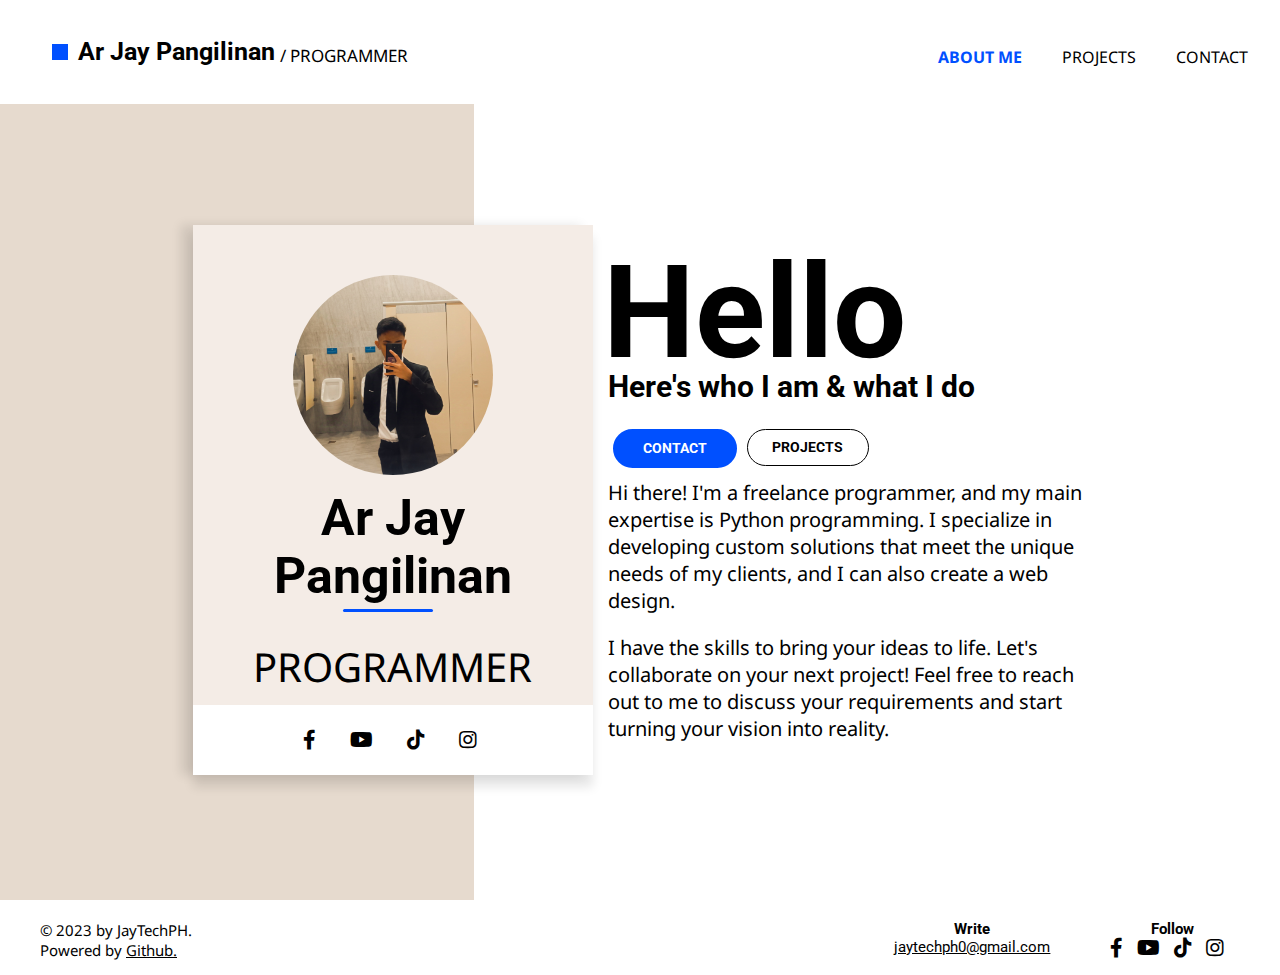
<file: about.html>
<!DOCTYPE html>
<html lang="en">

<head>
    <meta charset="UTF-8">
    <meta name="viewport" content="width=device-width">
    <meta name="description" content="JayTechPH | Portfolio">
    <meta name="keywords" content="JayTechPH, JayTechPH portfolio, portfolio developer, developer ">
    <meta name="author" content="JayTechPH">
    <link rel="shortcut icon" href="assets/img/icon.png" type="image/x-icon">
    <title>JayTechPH | About</title>
    <link rel="stylesheet" href="https://fonts.googleapis.com/css2?family=Noto+Sans:wght@300&display=swap">
    <link rel="stylesheet" href="https://fonts.googleapis.com/css2?family=Roboto&display=swap">
    <link rel="stylesheet" href="https://cdnjs.cloudflare.com/ajax/libs/font-awesome/5.15.3/css/all.min.css">
    <link rel="stylesheet" href="assets/css/style.css">
</head>

<body>
    <header>
        <div class="container">
            <div class="square"></div>
            <h1 class="name">Ar Jay Pangilinan</h1>
            <p class="designation-m">PROGRAMMER</p>
            <p class="designation">/ PROGRAMMER</p>
            <nav>
                <div class="overlay" id="overlay">
                    <div class="items">
                        <li class="current navbar"><a href="about">about me<br><br></a></li>
                        <li><a href="https://github.com/JayTechPH" target="_blank">projects<br><br></a></li>
                        <li><a href="contact">contact<br><br></a></li>
                    </div>
                </div>
                <ul class="navbar-item">
                    <li class="current navbar"><a href="about">about me</a></li>
                    <li><a href="https://github.com/JayTechPH" target="_blank">projects</a></li>
                    <li><a href="contact">contact</a></li>
                </ul>
                <div class="navbutton">
                    <div class="navbar-button" onclick="toggleNavbar(this)">
                        <div class="bar1"></div>
                        <div class="bar2"></div>
                        <div class="bar3"></div>
                    </div>
                </div>
            </nav>
        </div>
    </header>
    <section id="showcase1">
        <div class="background"></div>
        <div class="set-1">
            <div class="card-container">
                <div class="card card-1">
                    <div class="image-frame">
                        <img src="assets/img/profile.jpg">
                    </div>
                    <div class="card-name">
                        <h1>
                            Ar Jay<br>
                            Pangilinan
                        </h1>
                    </div>

                    <div class="line">
                        <p class="card-designation">PROGRAMMER</p>
                    </div>
                    <ul class="button-container-card">
                        <li class="buttoncard-1">
                            <a class="button-text" href="https://github.com/JayTechPH" target="_blank">projects</a>
                        </li>
                        <li class="buttoncard-2">
                            <a class="button-text" href="contact.html">contact</a>
                        </li>
                    </ul>
                </div>
                <div class="card card-2">
                    <div class="icon">
                        <a href="https://www.facebook.com/arjay.pangilinan.165" target="_blank">
                            <i class="fab fa-facebook-f card-icon"></i>
                        </a>
                        <a href="https://www.youtube.com/channel/UCTLdwwiagrI8-ESzGAO5e4A" target="_blank">
                            <i class="fab fa-youtube card-icon"></i>
                        </a>
                        <a href="https://www.tiktok.com/@arjaypangilinan14" target="_blank">
                            <i class="fab fa-tiktok card-icon"></i>
                        </a>
                        <a href="https://www.instagram.com/arjay.pangilinan.165/" target="_blank">
                            <i class="fab fa-instagram card-icon"></i>
                        </a>
                    </div>
                </div>
            </div>

        </div>
        <div class="set-2">
            <div class="text-container">
                <h2>Hello</h2>
                <h1>Here's who I am & what I do</h1>
            </div>
            <ul class="button-container">
                <li class="button-1">
                    <a class="button-text" href="contact.html">contact</a>
                </li>
                <li class="button-2">
                    <a class="button-text" href="https://github.com/JayTechPH" target="_blank">projects</a>
                </li>
            </ul>
            <div class="about">
                <p>
                    Hi there! I'm a freelance programmer, and my main expertise is Python programming. I specialize
                    in developing custom solutions that meet the unique needs of my clients, and I can also create a
                    web design.
                </p>
                <p>
                    I have the skills to bring your ideas to life.
                    Let's collaborate on your next project! Feel free
                    to reach out to me to discuss your requirements
                    and start turning your vision into reality.
                </p>
            </div>

        </div>
    </section>
    <footer>
        <ul class="follow">
            <li class="label">Follow</li>
            <li>
                <a href="https://www.facebook.com/arjay.pangilinan.165" target="_blank">
                    <i class="fab fa-facebook-f social-icon"></i>
                </a>
                <a href="https://www.youtube.com/channel/UCTLdwwiagrI8-ESzGAO5e4A" target="_blank">
                    <i class="fab fa-youtube social-icon"></i>
                </a>
                <a href="https://www.tiktok.com/@arjaypangilinan14" target="_blank">
                    <i class="fab fa-tiktok social-icon"></i>
                </a>
                <a href="https://www.instagram.com/arjay.pangilinan.165/" target="_blank">
                    <i class="fab fa-instagram social-icon"></i>
                </a>
            </li>
        </ul>
        <ul class="write">
            <li class="label">Write</li>
            <li><a href="mailto:jaytechph0@gmail.com?body=" target="_blank">jaytechph0@gmail.com</a></li>
        </ul>
        <ul class="copyright">
            <li>&copy; 2023 by JayTechPH.</li>
            <li>Powered by <a href="https://github.com/JayTechPH" target="_blank">Github.</a></li>
        </ul>
    </footer>
</body>

<script>
    var activeNavbar = false;

    function toggleNavbar(x) {
        activeNavbar = !activeNavbar;
        x.classList.toggle("change");
        var overlay = document.getElementById("overlay");
        var navbaritem = document.getElementById("navbar-item");

        if (activeNavbar) {
            overlay.style.opacity = 1;
            overlay.style.visibility = 'visible';
            document.body.style.overflow = "hidden";
            console.log("Navbar is active.");
        } else {
            overlay.style.opacity = 0;
            setTimeout(function () {
                overlay.style.visibility = 'hidden';
            }, 500);
            document.body.style.overflow = "";
            console.log("Navbar is inactive.");
        }
    }
</script>

</html>
</file>
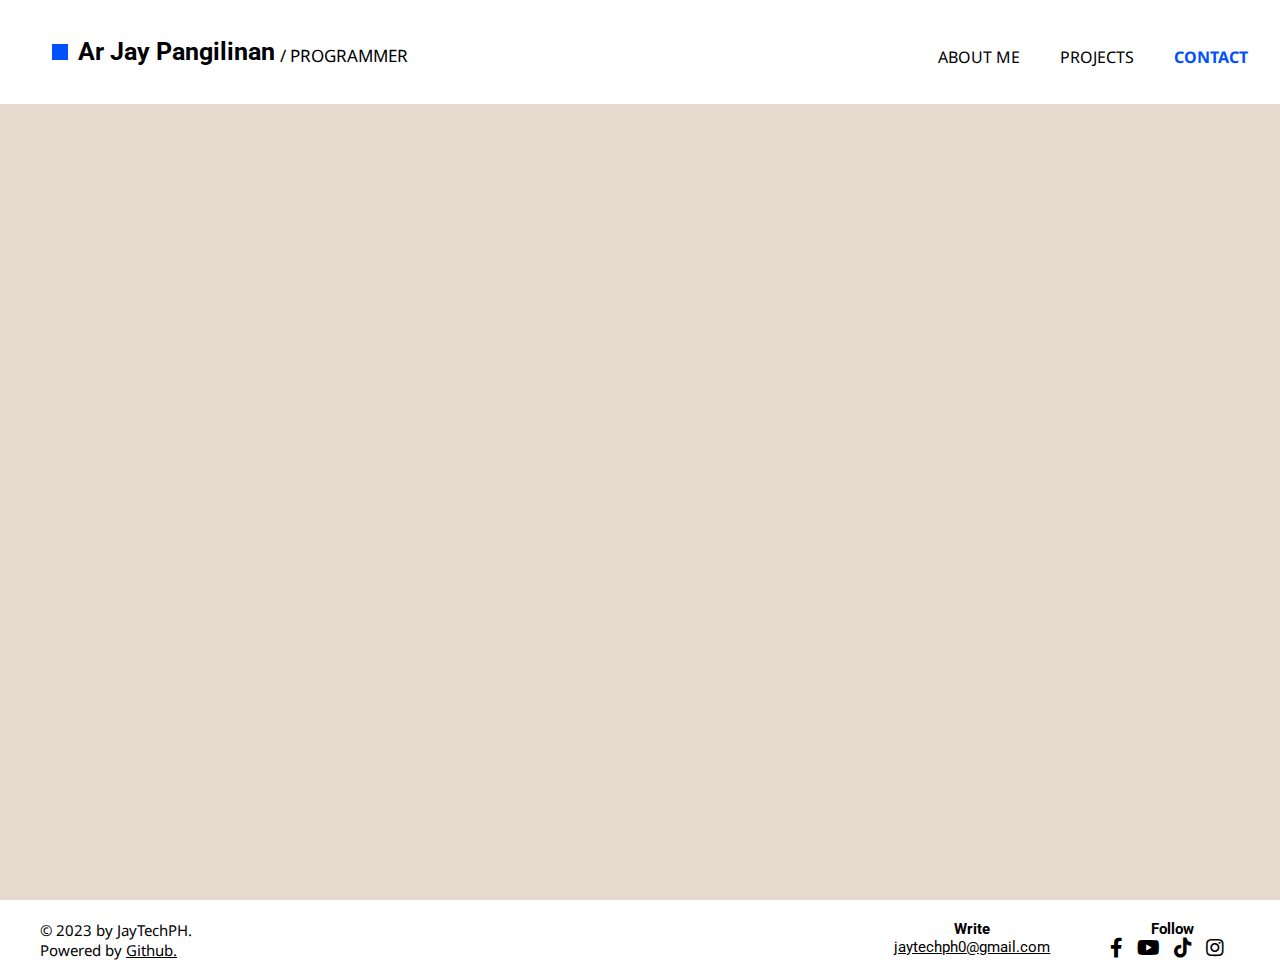
<file: contact.html>
<!DOCTYPE html>
<html lang="en">

<head>
    <meta charset="UTF-8">
    <meta name="viewport" content="width=device-width">
    <meta name="description" content="JayTechPH | Portfolio">
    <meta name="keywords" content="JayTechPH, JayTechPH portfolio, portfolio developer, developer ">
    <meta name="author" content="JayTechPH">
    <link rel="shortcut icon" href="assets/img/icon.png" type="image/x-icon">
    <title>JayTechPH | Contact</title>
    <link rel="stylesheet" href="https://fonts.googleapis.com/css2?family=Noto+Sans:wght@300&display=swap">
    <link rel="stylesheet" href="https://fonts.googleapis.com/css2?family=Roboto&display=swap">
    <link rel="stylesheet" href="https://cdnjs.cloudflare.com/ajax/libs/font-awesome/5.15.3/css/all.min.css">
    <link rel="stylesheet" href="assets/css/style.css">
</head>

<body>
    <header>
        <div class="container">
            <div class="square"></div>
            <h1 class="name">Ar Jay Pangilinan</h1>
            <p class="designation-m">PROGRAMMER</p>
            <p class="designation">/ PROGRAMMER</p>
            <nav>
                <div class="overlay" id="overlay">
                    <div class="items">
                        <li><a href="about">about me<br><br></a></li>
                        <li><a href="https://github.com/JayTechPH" target="_blank">projects<br><br></a></li>
                        <li  class="current navbar"><a href="contact">contact<br><br></a></li>
                    </div>
                </div>
                <ul class="navbar-item">
                    <li><a href="about">about me</a></li>
                    <li><a href="https://github.com/JayTechPH" target="_blank">projects</a></li>
                    <li class="current navbar"><a href="contact">contact</a></li>
                </ul>
                <div class="navbutton">
                    <div class="navbar-button" onclick="toggleNavbar(this)">
                        <div class="bar1"></div>
                        <div class="bar2"></div>
                        <div class="bar3"></div>
                    </div>
                </div>
            </nav>
        </div>
    </header>

    <section id="showcase2">

    </section>
    <footer>
        <ul class="follow">
            <li class="label">Follow</li>
            <li>
                <a href="https://www.facebook.com/arjay.pangilinan.165" target="_blank">
                    <i class="fab fa-facebook-f social-icon"></i>
                </a>
                <a href="https://www.youtube.com/channel/UCTLdwwiagrI8-ESzGAO5e4A" target="_blank">
                    <i class="fab fa-youtube social-icon"></i>
                </a>
                <a href="https://www.tiktok.com/@arjaypangilinan14" target="_blank">
                    <i class="fab fa-tiktok social-icon"></i>
                </a>
                <a href="https://www.instagram.com/arjay.pangilinan.165/" target="_blank">
                    <i class="fab fa-instagram social-icon"></i>
                </a>
            </li>
        </ul>
        <ul class="write">
            <li class="label">Write</li>
            <li><a href="mailto:jaytechph0@gmail.com?body=" target="_blank">jaytechph0@gmail.com</a></li>
        </ul>
        <ul class="copyright">
            <li>&copy; 2023 by JayTechPH.</li>
            <li>Powered by <a href="https://github.com/JayTechPH" target="_blank">Github.</a></li>
        </ul>
    </footer>
</body>

<script>
    var activeNavbar = false;

    function toggleNavbar(x) {
        activeNavbar = !activeNavbar;
        x.classList.toggle("change");
        var overlay = document.getElementById("overlay");
        var navbaritem = document.getElementById("navbar-item");

        if (activeNavbar) {
            overlay.style.opacity = 1;
            overlay.style.visibility = 'visible';
            document.body.style.overflow = "hidden";
            console.log("Navbar is active.");
        } else {
            overlay.style.opacity = 0;
            setTimeout(function () {
                overlay.style.visibility = 'hidden';
            }, 500);
            document.body.style.overflow = "";
            console.log("Navbar is inactive.");
        }
    }
</script>

</html>
</file>
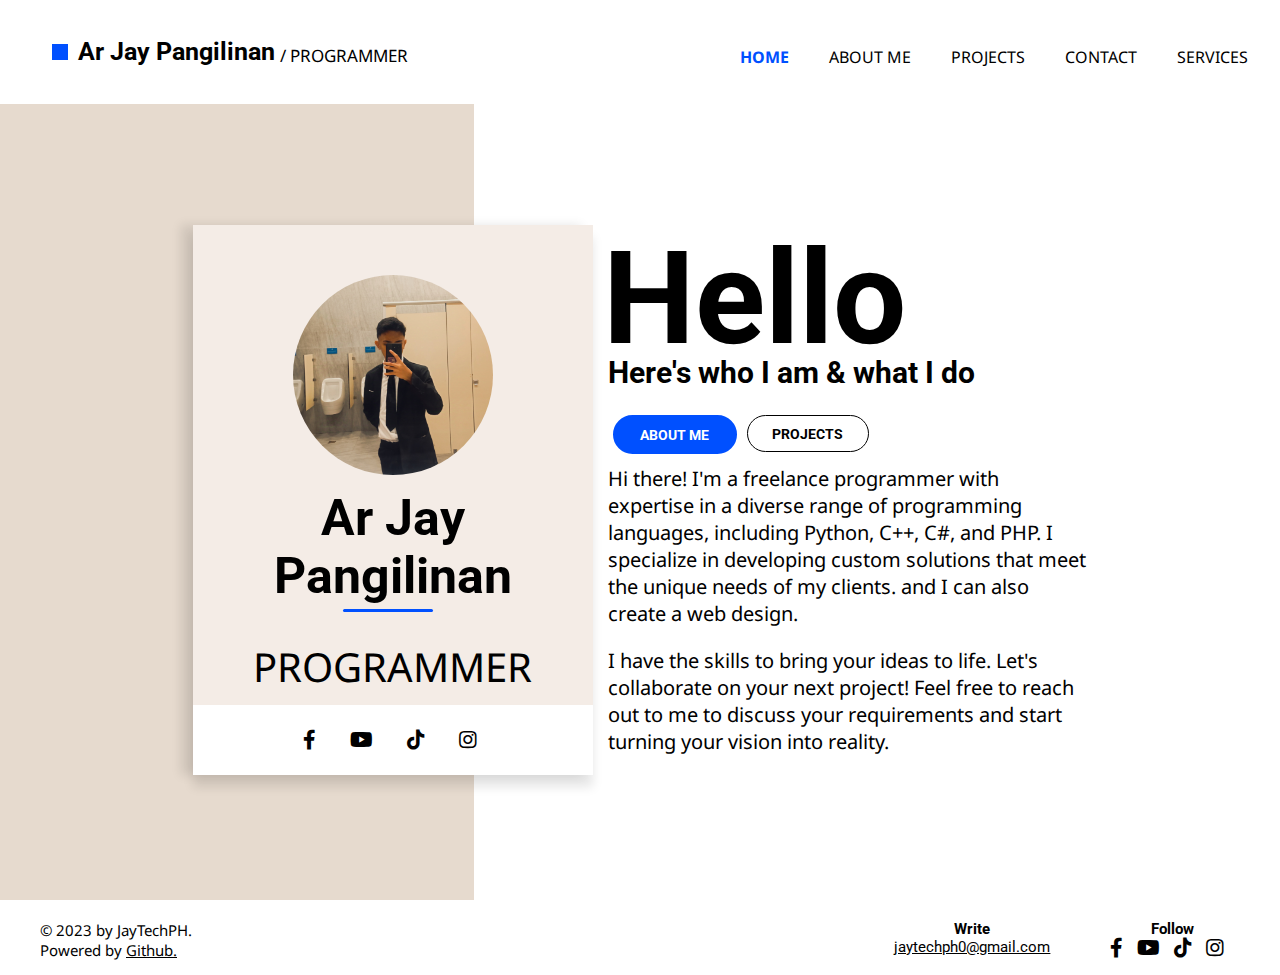
<file: home.html>
<!DOCTYPE html>
<html lang="en">

<head>
    <meta charset="UTF-8">
    <meta name="viewport" content="width=device-width">
    <meta name="description" content="JayTechPH | Portfolio">
    <meta name="keywords" content="JayTechPH, JayTechPH portfolio, portfolio developer, developer ">
    <meta name="author" content="JayTechPH">
    <title>JayTechPH | Home</title>
    <link rel="stylesheet" href="https://fonts.googleapis.com/css2?family=Noto+Sans:wght@300&display=swap">
    <link rel="stylesheet" href="https://fonts.googleapis.com/css2?family=Roboto&display=swap">
    <link rel="stylesheet" href="https://cdnjs.cloudflare.com/ajax/libs/font-awesome/5.15.3/css/all.min.css">
    <link rel="stylesheet" href="assets/css/style.css">
</head>

<body>
    <header>
        <div class="container">
            <div class="square"></div>
            <h1 class="name">Ar Jay Pangilinan</h1>
            <p class="designation-m">PROGRAMMER</p>
            <p class="designation">/ PROGRAMMER</p>
            <nav>
                <div class="overlay" id="overlay">
                    <div class="items">
                        <li class="current navbar"><a href="home">home<br><br></a> </li>
                        <li><a href="about">about me<br><br></a></li>
                        <li><a href="projects">projects<br><br></a></li>
                        <li><a href="contact">contact<br><br></a></li>
                        <li><a href="services">services<br><br></a></li>
                    </div>
                </div>
                <ul class="navbar-item">
                    <li class="current navbar"><a href="home">home</a></li>
                    <li><a href="about">about me</a></li>
                    <li><a href="projects">projects</a></li>
                    <li><a href="contact">contact</a></li>
                    <li><a href="services">services</a></li>
                </ul>
                <div class="navbutton">
                    <div class="navbar-button" onclick="toggleNavbar(this)">
                        <div class="bar1"></div>
                        <div class="bar2"></div>
                        <div class="bar3"></div>
                    </div>
                </div>
            </nav>
        </div>
    </header>
    <section id="showcase1">
        <div class="background"></div>
        <div class="set-1">
            <div class="card-container">
                <div class="card card-1">
                    <div class="image-frame">
                        <img src="assets/img/profile.jpg">
                    </div>
                    <div class="card-name">
                        <h1>
                            Ar Jay<br>
                            Pangilinan
                        </h1>
                    </div>

                    <div class="line">
                        <p class="card-designation">PROGRAMMER</p>
                    </div>
                    <ul class="button-container-card">
                        <li class="buttoncard-1">
                            <a class="button-text" href="">projects</a>
                        </li>
                        <li class="buttoncard-2">
                            <a class="button-text" href="">about me</a>
                        </li>
                    </ul>
                </div>
                <div class="card card-2">
                    <div class="icon">
                        <a href="https://www.facebook.com/arjay.pangilinan.165" target="_blank">
                            <i class="fab fa-facebook-f card-icon"></i>
                        </a>
                        <a href="https://www.youtube.com/channel/UCTLdwwiagrI8-ESzGAO5e4A" target="_blank">
                            <i class="fab fa-youtube card-icon"></i>
                        </a>
                        <a href="https://www.tiktok.com/@arjaypangilinan14" target="_blank">
                            <i class="fab fa-tiktok card-icon"></i>
                        </a>
                        <a href="https://www.instagram.com/arjay.pangilinan.165/" target="_blank">
                            <i class="fab fa-instagram card-icon"></i>
                        </a>
                    </div>
                </div>
            </div>

        </div>
        <div class="set-2">
            <div class="text-container">
                <h2>Hello</h2>
                <h1>Here's who I am & what I do</h1>
            </div>
            <ul class="button-container">
                <li class="button-1">
                    <a class="button-text" href="about.html">about me</a>
                </li>
                <li class="button-2">
                    <a class="button-text" href="projects.html">projects</a>
                </li>
            </ul>
            <div class="about">
                <p>
                    Hi there! I'm a freelance programmer with expertise in
                    a diverse range of programming languages, including Python,
                    C++, C#, and PHP. I specialize in developing custom
                    solutions that meet the unique needs of my clients.
                    and I can also create a web design.
                </p>
                <p>
                    I have the skills to bring your ideas to life.
                    Let's collaborate on your next project! Feel free
                    to reach out to me to discuss your requirements
                    and start turning your vision into reality.
                </p>
            </div>

        </div>
    </section>
    <footer>
        <ul class="follow">
            <li class="label">Follow</li>
            <li>
                <a href="https://www.facebook.com/arjay.pangilinan.165" target="_blank">
                    <i class="fab fa-facebook-f social-icon"></i>
                </a>
                <a href="https://www.youtube.com/channel/UCTLdwwiagrI8-ESzGAO5e4A" target="_blank">
                    <i class="fab fa-youtube social-icon"></i>
                </a>
                <a href="https://www.tiktok.com/@arjaypangilinan14" target="_blank">
                    <i class="fab fa-tiktok social-icon"></i>
                </a>
                <a href="https://www.instagram.com/arjay.pangilinan.165/" target="_blank">
                    <i class="fab fa-instagram social-icon"></i>
                </a>
            </li>
        </ul>
        <ul class="write">
            <li class="label">Write</li>
            <li><a href="mailto:jaytechph0@gmail.com?body=" target="_blank">jaytechph0@gmail.com</a></li>
        </ul>
        <ul class="copyright">
            <li>&copy; 2023 by JayTechPH.</li>
            <li>Powered by <a href="https://github.com/JayTechPH" target="_blank">Github.</a></li>
        </ul>
    </footer>
</body>

<script>
    var activeNavbar = false;

    function toggleNavbar(x) {
        activeNavbar = !activeNavbar;
        x.classList.toggle("change");
        var overlay = document.getElementById("overlay");
        var navbaritem = document.getElementById("navbar-item");

        if (activeNavbar) {
            overlay.style.opacity = 1;
            overlay.style.visibility = 'visible';
            document.body.style.overflow = "hidden";
            console.log("Navbar is active.");
        } else {
            overlay.style.opacity = 0;
            setTimeout(function () {
                overlay.style.visibility = 'hidden';
            }, 500);
            document.body.style.overflow = "";
            console.log("Navbar is inactive.");
        }
    }
</script>

</html>
</file>
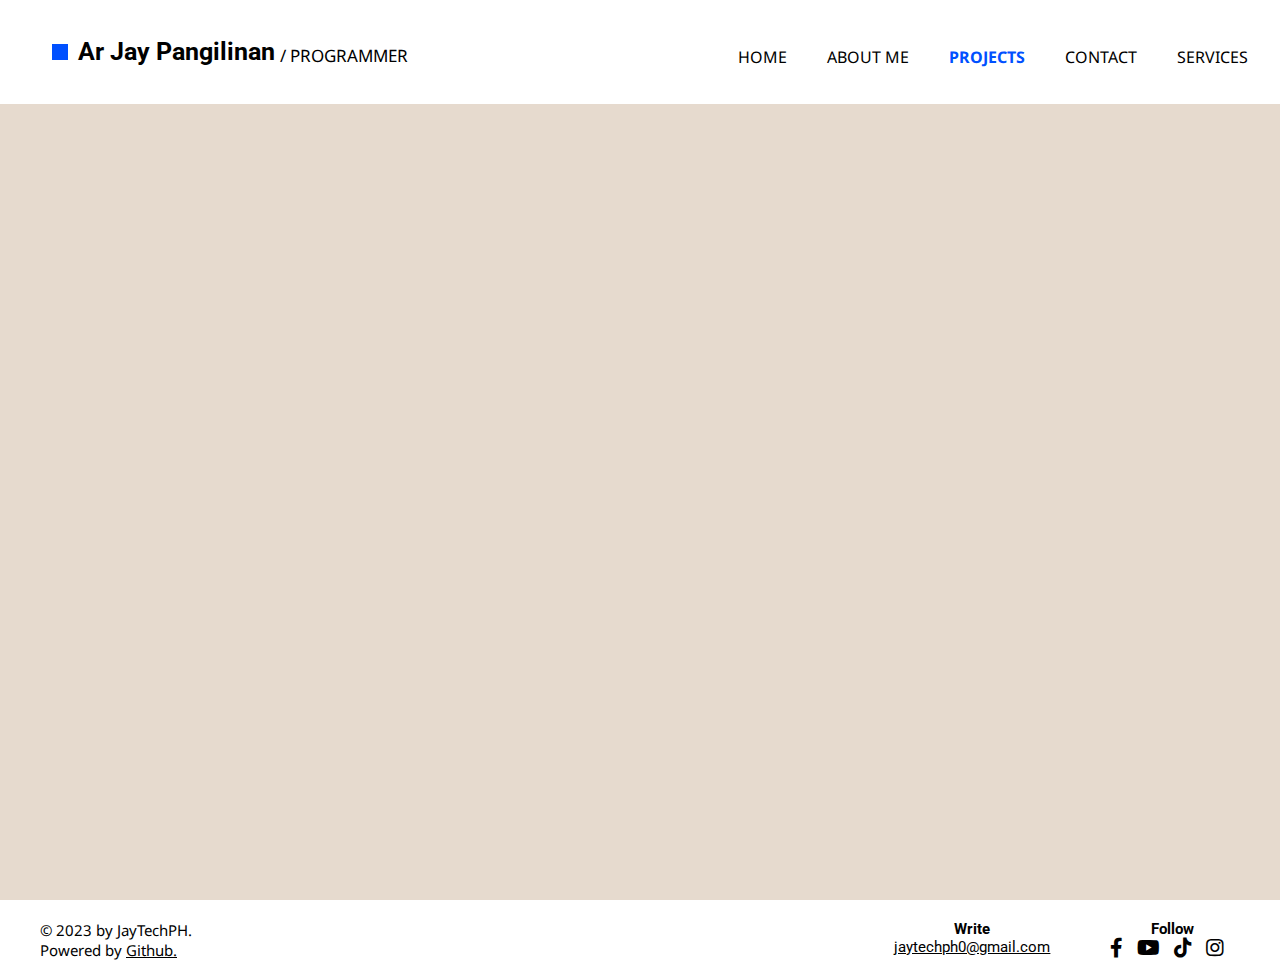
<file: projects.html>
<!DOCTYPE html>
<html lang="en">

<head>
    <meta charset="UTF-8">
    <meta name="viewport" content="width=device-width">
    <meta name="description" content="JayTechPH | Portfolio">
    <meta name="keywords" content="JayTechPH, JayTechPH portfolio, portfolio developer, developer ">
    <meta name="author" content="JayTechPH">
    <title>JayTechPH | Projects</title>
    <link rel="stylesheet" href="https://fonts.googleapis.com/css2?family=Noto+Sans:wght@300&display=swap">
    <link rel="stylesheet" href="https://fonts.googleapis.com/css2?family=Roboto&display=swap">
    <link rel="stylesheet" href="https://cdnjs.cloudflare.com/ajax/libs/font-awesome/5.15.3/css/all.min.css">
    <link rel="stylesheet" href="assets/css/style.css">
</head>

<body>
    <header>
        <div class="container">
            <div class="square"></div>
            <h1 class="name">Ar Jay Pangilinan</h1>
            <p class="designation-m">PROGRAMMER</p>
            <p class="designation">/ PROGRAMMER</p>
            <nav>
                <div class="overlay" id="overlay">
                    <div class="items">
                        <li><a href="home">home<br><br></a> </li>
                        <li><a href="about">about me<br><br></a></li>
                        <li class="current navbar"><a href="projects">projects<br><br></a></li>
                        <li><a href="contact">contact<br><br></a></li>
                        <li><a href="services">services<br><br></a></li>
                    </div>
                </div>
                <ul class="navbar-item">
                    <li><a href="home">home</a></li>
                    <li><a href="about">about me</a></li>
                    <li class="current navbar"><a href="projects">projects</a></li>
                    <li><a href="contact">contact</a></li>
                    <li><a href="services">services</a></li>
                </ul>
                <div class="navbutton">
                    <div class="navbar-button" onclick="toggleNavbar(this)">
                        <div class="bar1"></div>
                        <div class="bar2"></div>
                        <div class="bar3"></div>
                    </div>
                </div>
            </nav>
        </div>
    </header>

    <section id="showcase2">

    </section>
    <footer>
        <ul class="follow">
            <li class="label">Follow</li>
            <li>
                <a href="https://www.facebook.com/arjay.pangilinan.165" target="_blank">
                    <i class="fab fa-facebook-f social-icon"></i>
                </a>
                <a href="https://www.youtube.com/channel/UCTLdwwiagrI8-ESzGAO5e4A" target="_blank">
                    <i class="fab fa-youtube social-icon"></i>
                </a>
                <a href="https://www.tiktok.com/@arjaypangilinan14" target="_blank">
                    <i class="fab fa-tiktok social-icon"></i>
                </a>
                <a href="https://www.instagram.com/arjay.pangilinan.165/" target="_blank">
                    <i class="fab fa-instagram social-icon"></i>
                </a>
            </li>
        </ul>
        <ul class="write">
            <li class="label">Write</li>
            <li><a href="mailto:jaytechph0@gmail.com?body=" target="_blank">jaytechph0@gmail.com</a></li>
        </ul>
        <ul class="copyright">
            <li>&copy; 2023 by JayTechPH.</li>
            <li>Powered by <a href="https://github.com/JayTechPH" target="_blank">Github.</a></li>
        </ul>
    </footer>
</body>

<script>
    var activeNavbar = false;

    function toggleNavbar(x) {
        activeNavbar = !activeNavbar;
        x.classList.toggle("change");
        var overlay = document.getElementById("overlay");
        var navbaritem = document.getElementById("navbar-item");

        if (activeNavbar) {
            overlay.style.opacity = 1;
            overlay.style.visibility = 'visible';
            document.body.style.overflow = "hidden";
            console.log("Navbar is active.");
        } else {
            overlay.style.opacity = 0;
            setTimeout(function () {
                overlay.style.visibility = 'hidden';
            }, 500);
            document.body.style.overflow = "";
            console.log("Navbar is inactive.");
        }
    }
</script>


</html>
</file>
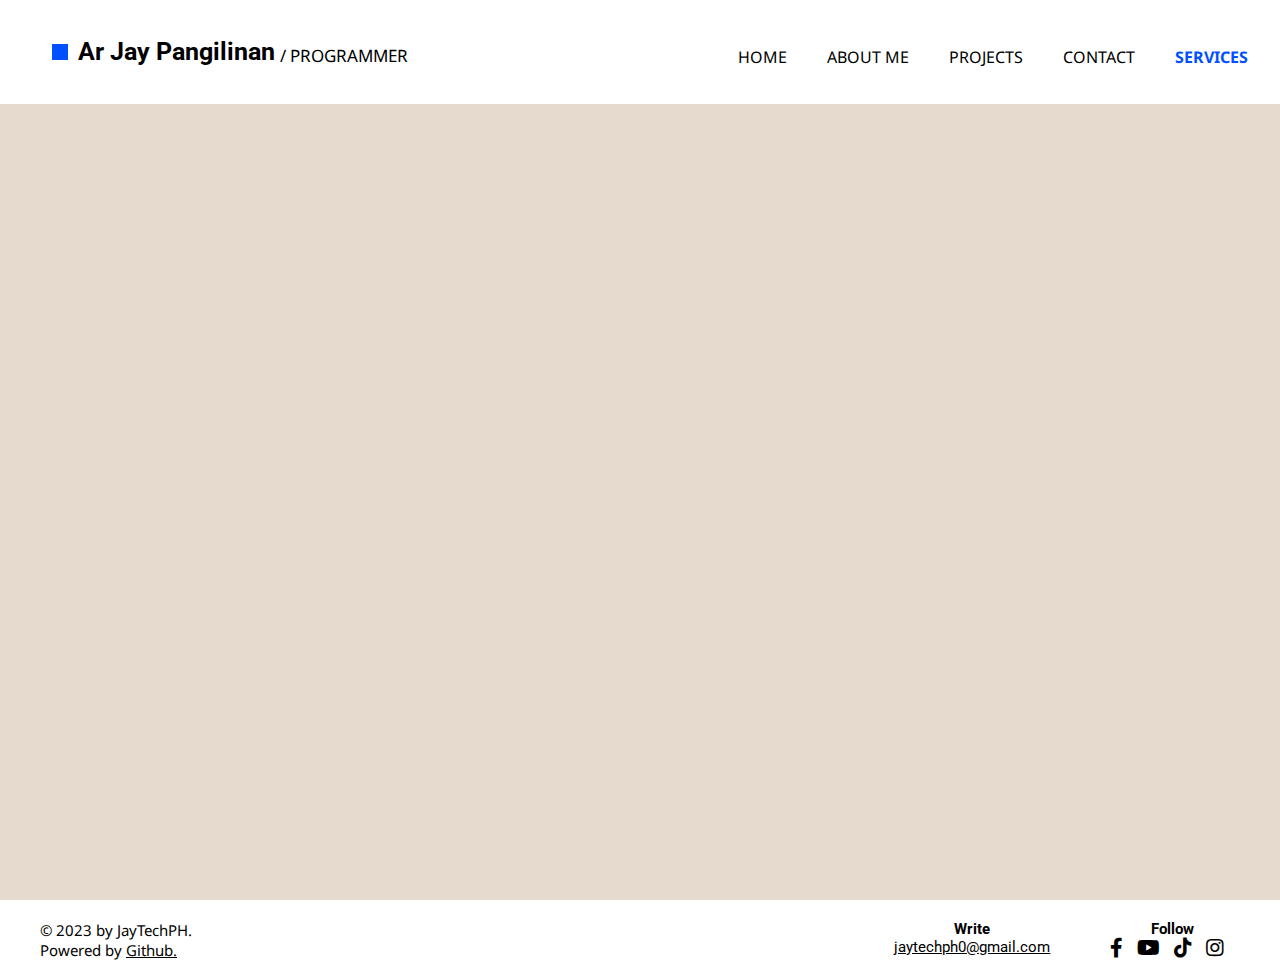
<file: services.html>
<!DOCTYPE html>
<html lang="en">

<head>
    <meta charset="UTF-8">
    <meta name="viewport" content="width=device-width">
    <meta name="description" content="JayTechPH | Portfolio">
    <meta name="keywords" content="JayTechPH, JayTechPH portfolio, portfolio developer, developer ">
    <meta name="author" content="JayTechPH">
    <link rel="shortcut icon" href="assets/img/icon.png" type="image/x-icon">
    <title>JayTechPH | Services</title>
    <link rel="stylesheet" href="https://fonts.googleapis.com/css2?family=Noto+Sans:wght@300&display=swap">
    <link rel="stylesheet" href="https://fonts.googleapis.com/css2?family=Roboto&display=swap">
    <link rel="stylesheet" href="https://cdnjs.cloudflare.com/ajax/libs/font-awesome/5.15.3/css/all.min.css">
    <link rel="stylesheet" href="assets/css/style.css">
</head>

<body>
    <header>
        <div class="container">
            <div class="square"></div>
            <h1 class="name">Ar Jay Pangilinan</h1>
            <p class="designation-m">PROGRAMMER</p>
            <p class="designation">/ PROGRAMMER</p>
            <nav>
                <div class="overlay" id="overlay">
                    <div class="items">
                        <li><a href="home">home<br><br></a> </li>
                        <li><a href="about">about me<br><br></a></li>
                        <li><a href="projects">projects<br><br></a></li>
                        <li><a href="contact">contact<br><br></a></li>
                        <li class="current navbar"><a href="services">services<br><br></a></li>
                    </div>
                </div>
                <ul class="navbar-item">
                    <li><a href="home">home</a></li>
                    <li><a href="about">about me</a></li>
                    <li><a href="projects">projects</a></li>
                    <li><a href="contact">contact</a></li>
                    <li class="current navbar"><a href="services">services</a></li>
                </ul>
                <div class="navbutton">
                    <div class="navbar-button" onclick="toggleNavbar(this)">
                        <div class="bar1"></div>
                        <div class="bar2"></div>
                        <div class="bar3"></div>
                    </div>
                </div>
            </nav>
        </div>
    </header>

    <section id="showcase2">

    </section>
    <footer>
        <ul class="follow">
            <li class="label">Follow</li>
            <li>
                <a href="https://www.facebook.com/arjay.pangilinan.165" target="_blank">
                    <i class="fab fa-facebook-f social-icon"></i>
                </a>
                <a href="https://www.youtube.com/channel/UCTLdwwiagrI8-ESzGAO5e4A" target="_blank">
                    <i class="fab fa-youtube social-icon"></i>
                </a>
                <a href="https://www.tiktok.com/@arjaypangilinan14" target="_blank">
                    <i class="fab fa-tiktok social-icon"></i>
                </a>
                <a href="https://www.instagram.com/arjay.pangilinan.165/" target="_blank">
                    <i class="fab fa-instagram social-icon"></i>
                </a>
            </li>
        </ul>
        <ul class="write">
            <li class="label">Write</li>
            <li><a href="mailto:jaytechph0@gmail.com?body=" target="_blank">jaytechph0@gmail.com</a></li>
        </ul>
        <ul class="copyright">
            <li>&copy; 2023 by JayTechPH.</li>
            <li>Powered by <a href="https://github.com/JayTechPH" target="_blank">Github.</a></li>
        </ul>
    </footer>
</body>

<script>
    var activeNavbar = false;

    function toggleNavbar(x) {
        activeNavbar = !activeNavbar;
        x.classList.toggle("change");
        var overlay = document.getElementById("overlay");
        var navbaritem = document.getElementById("navbar-item");

        if (activeNavbar) {
            overlay.style.opacity = 1;
            overlay.style.visibility = 'visible';
            document.body.style.overflow = "hidden";
            console.log("Navbar is active.");
        } else {
            overlay.style.opacity = 0;
            setTimeout(function () {
                overlay.style.visibility = 'hidden';
            }, 500);
            document.body.style.overflow = "";
            console.log("Navbar is inactive.");
        }
    }
</script>

</html>
</file>
<file: assets/css/style.css>
/* ---------- Global ---------- */
body {
    margin: 0;
    padding: 0;
    font-family: 'Noto Sans', sans-serif;
}
.container {
    width: 95%;
    margin: auto;
}
/* ---------- Global ---------- */


/* ---------- Header ---------- */
header {
    position: fixed;
    top: 0;
    left: 0;
    width: 100%;
    background-color: #ffffff;
    color: #000000;
    padding: 20px;
    z-index: 2;
}
.square {
    width: 16px;
    height: 16px;
    margin-top: 24px;
    background-color: #0050ff;
    float: left;
    margin-right: 10px;
}
.name {
    display: inline;
    font-weight: bold;
    font-size: 25px;
    float: left;
    font-family: 'Roboto', sans-serif;
}
.designation {
    display: inline;
    font-size: 17px;
    margin-top: 24px;
    margin-left: 5px;
    float: left;
}
.designation-m{
    display: none;
    font-size: 17px;
}
/* ---------- Header ---------- */


/* ---------- Navigation Menu ---------- */
header a {
    color: #000000;
    text-decoration: none;
    text-transform: uppercase;
    font-size: 16px;
}
header li {
    float: left;
    display: inline;
    padding: 0 20px 0 20px;
    z-index:2;
}
header nav {
    float: right;
    margin-top: 10px;
}
.highlight,
.current a {
    color: #0050ff;
    font-weight: bold;
}
header a:hover {
    color: #0050ff;
}
.bar1 {
    width: 17px;
    height: 5px;
    background-color: #0050ff;
    margin: 5px 0;
    transition: 0.5s;
    border-radius: 5px;
}
.bar2 {
    width: 30px;
    height: 5px;
    background-color: #0050ff;
    margin: 5px 0;
    transition: 0.5s;
    border-radius: 5px;
}
.bar3 {
    width: 15px;
    height: 5px;
    background-color: #0050ff;
    margin: 5px 0;
    margin-left: 15px;
    transition: 0.5s;
    border-radius: 5px;
}
.change .bar1 {
    transform: translate(2px, 5px) rotate(-130deg);
}
.change .bar2 {
    transform: translate(0, 0px) rotate(-45deg);
}
.change .bar3 {
    transform: translate(-2px, -4px) rotate(225deg);
}
.navbutton {
    display: none;
}
.navbar-button {
    margin-top: 10px;
    margin-left: -40px;
    position: relative;
    cursor: pointer;
    z-index: 2;
}
.overlay {
    position: fixed;
    top: 0;
    left: 0;
    width: 100%;
    height: 100%;
    background-color: #F4ECE6;
    z-index: 1;
    opacity: 0;
    visibility: hidden;
    transition: opacity 0.5s ease-in-out;
}
.items li {
    float: none;
}
.items{
    text-align: center;
    position: absolute;
    left: 49%;
    top: 40%;
    transform: translate(-50%, -50%);
}
.items a {
    font-size: 30px;
    font-weight: bold;
    font-family: 'Roboto', sans-serif;
}
/* ---------- Navigation Menu ---------- */


/* ---------- Showcase ---------- */
#showcase1 {
    min-height: 100vh;
    display: flex;
    align-items: center;
    justify-content: center;
    background-color: #ffffff;
    position: relative; 
}
#showcase2 {
    min-height: 100vh;
    display: flex;
    align-items: center;
    justify-content: center;
    background-color: #E6DACE;
    position: relative; 
}
.square-2 {
    width: 16px;
    height: 16px;
    background-color: #0050ff;
    float: left;
    margin-right: 10px;
}
.background {
    position: absolute;
    height: 100%;
    width: 37%;
    left: 0;
    background-color: #E6DACE;  
}
/* ---------- Showcase ---------- */


/* ---------- Profile Card ---------- */
.card-container {
    width: 400px;
    height: 550px;
    min-width: 320px;
    position: relative;
    margin-top: 100px;
    box-shadow: -12px 0 10px rgba(0, 0, 0, 0.1), 0 12px 10px rgba(0, 0, 0, 0.1);
}
.card {
    width: 100%;
    position: relative;
}
.card-1 {
    height: 480px;
    background-color: #F4ECE6;
}
.card-2 {
    height: 70px;
    background-color: white;
    bottom: 0;
}
.line {
    top: 80%;
    left: 150px;
    position: absolute;
    width: 90px;
    height: 3px;
    background-color: #0050ff;
    border-radius: 2px;
}
.icon a {
    color: white;
}
.icon {
    top: 25px;
    left: 110px;
    position: absolute;
}
.card-icon {
    color: #010101;
    font-size: 20px;
    margin-right: 30px;
}
.image-frame {
    top: 50px;
    left: 100px;
    width: 200px;
    height: 200px;
    position: relative;
    border-radius: 50%;
}
.image-frame::before {
    display: block;
    padding-top: 100%;
}
.image-frame img {
    position: absolute;
    width: 100%;
    height: 100%;
    object-fit: cover;
    border-radius: 50%;
}
.card-name {
    display: inline;
    position: relative;
    text-align: center;
    top: 30px;
    font-size: 25px;
    font-family: 'Roboto', sans-serif;
}
.card-designation {
    font-size: 40px;
    display: inline;
    position: relative;
    top: 30px;
    right: 90px;
}
.button-container-card {
    display: none;
}
.button-container-card li{
    float: right;
    margin-left: 10px;
}
.buttoncard-1 {
    width: 120px;
    height: 35px;
    border-radius: 50px;
    background-color: #ffffff;
    display: flex;
    align-items: center;
    justify-content: center;
    border: 1px solid black;
}
.buttoncard-1 .button-text {
    color: #000000;
}
.buttoncard-1:hover {
    border: 2px solid #0050ff;
    background-color: #0050ff;
}
.buttoncard-1:hover .button-text {
    color: #ffffff;
}
.buttoncard-2 {
    width: 120px;
    height: 35px;
    border-radius: 50px;
    background-color: #0050ff;
    display: flex;
    align-items: center;
    justify-content: center;
    border: 2px solid #0050ff;
}
.buttoncard-2 .button-text {
    color: #ffffff;
}
.buttoncard-2:hover {
    background-color: #ffffff;
}
.buttoncard-2:hover .button-text {
    color: #000000;
}
.button-container-card a{
    font-weight: bold;
    font-size: 14px;
    text-decoration: none;
    font-family: 'Roboto', sans-serif;
    text-transform: uppercase;
}
/* ---------- Profile Card ---------- */


/* ---------- Showcase-Text ---------- */
.text-container {
    font-family: 'Roboto', sans-serif;
}
.text-container h2 {
    font-size: 130px;
    position: relative;
    padding: 0px 0px 0px 10px;
    margin-bottom: -50px;
}
.text-container h1 {
    font-size: 30px;
    position: relative;
    padding: 10px 10px 10px 15px;
    margin-bottom: -1px;
}
.button-container {
    position: relative;
    z-index: 1;
    left: -30px;
}
.button-container a {
    font-weight: bold;
    font-size: 14px;
    text-decoration: none;
    font-family: 'Roboto', sans-serif;
    text-transform: uppercase;
}
.button-1 {
    position: relative;
    width: 120px;
    height: 35px;
    border-radius: 50px;
    background-color: #0050ff;
    display: flex;
    align-items: center;
    justify-content: center;
    border: 2px solid #0050ff;
    margin-left: 10px;
    float: left;
}
.button-1 .button-text {
    color: #ffffff;
}
.button-1:hover {
    background-color: #ffffff;
}
.button-1:hover .button-text {
    color: #000000;
}
.button-2 {
    position: relative;
    width: 120px;
    height: 35px;
    border-radius: 50px;
    background-color: #ffffff;
    display: flex;
    align-items: center;
    justify-content: center;
    border: 1px solid black;
    margin-left: 10px;
    float: left;
}
.button-2 .button-text {
    color: #000000;
}
.button-2:hover {
    border: 2px solid #0050ff;
    background-color: #0050ff;
}
.button-2:hover .button-text {
    color: #ffffff;
}
.about {
    font-size: 20px;
    max-width: 30rem;
    position: relative;
    padding: 30px 0px 10px 15px;
}
/* ---------- Showcase-Text ---------- */


/* ---------- Footer ---------- */
footer {
    width: 98%;
    height: 50px;
    background-color: #ffffff;
    color: #000000;
    margin-top: 5px;
    font-size: 15px;
    z-index: 1;
}
footer ul {
    display: inline-block;
    margin-right: 20px;
    list-style: none;
}
footer ul:last-child {
    margin-right: 0;
}
footer .copyright {
    float: left;
}
footer a{
    color: #000000;
}
footer .write,
footer .follow {
    font-family: 'Roboto', sans-serif;
    text-align: center;
    float: right;
}
footer .follow a {
    color: #ffffff;
}
.label {
    font-weight: bold;
}
.social-icon {
    color: #010101;
    font-size: 20px;
    margin-right: 10px;
}

/* ---------- MediaQueries ---------- */


/* ---------- Navbar-Button ---------- */
@media screen and (max-width: 900px) {
    .navbar-item {
        display: none;
    }
    .navbutton {
        display: block;
    }
}
/* ---------- Navbar-Button ---------- */


/* ---------- Mobile-View ---------- */
@media screen and (max-width: 768px) {
    header {
        position: relative;
    }
    .designation {
        display: none;
    }
    .designation-m {
        margin-left: -220px;
        margin-top: 50px;
        display: inline-flex;
    }
    #showcase1 {
        width: 100%;
        background-color: #E6DACE;
        padding: 20px;
        flex-direction: column;
    }
    #showcase2 {
        width: 100%;
        padding: 20px;
        flex-direction: column;
    }
    .background {
        position: absolute;
        height: 20%;
        width: 100%;
        left: 0;
        top: -1px;
        background-color: #ffffff;  
    }
    .card-container {
        margin: auto;
        left: 0px;
    }
    .button-container {
        display: none;
    }
    .button-container-card {
        display: inline-block;
        position: relative;
        left: 20px;
        top: 55px;
        margin: auto;
    }
    .card-designation {
        display: none;
    }
}

@media screen and (max-width: 400px) {
    .card-container {
        width: 350px;
        height: 450px;
    }
    .card-1 {
        height: 400px;
    }
    .card-2 {
        height: 50px;
    }
    .image-frame {
        left: 85px;
        height: 180px;
        width: 180px;
    }
    .card-name {
        font-size: 20px;
    }
    .line {
        top: 80%;
        left: 130px;
    }

    .card-icon {
        font-size: 20px;
    }
    .icon {
        top: 15px;
        left: 90px;
    }
    .button-container-card {
        display: inline-block;
        position: relative;
        left: 5px;
        top: 40px;
        margin: auto;
    }
}
/* ---------- Mobile-View ---------- */


/* ---------- Footer-Adjustment ---------- */
@media screen and (max-width: 600px) {
    footer .copyright {
        float: none;
    }
    footer .write,
    footer .follow {
        position: relative;
        float: none;
    }
    footer ul {
        display: block;
        margin-right: 0;
        list-style: none;
    }
    footer {
        align-items: center;
        justify-content: center;
    }
}
/* ---------- Footer-Adjustment ---------- */


/* ---------- MediaQueries ---------- */
</file>
